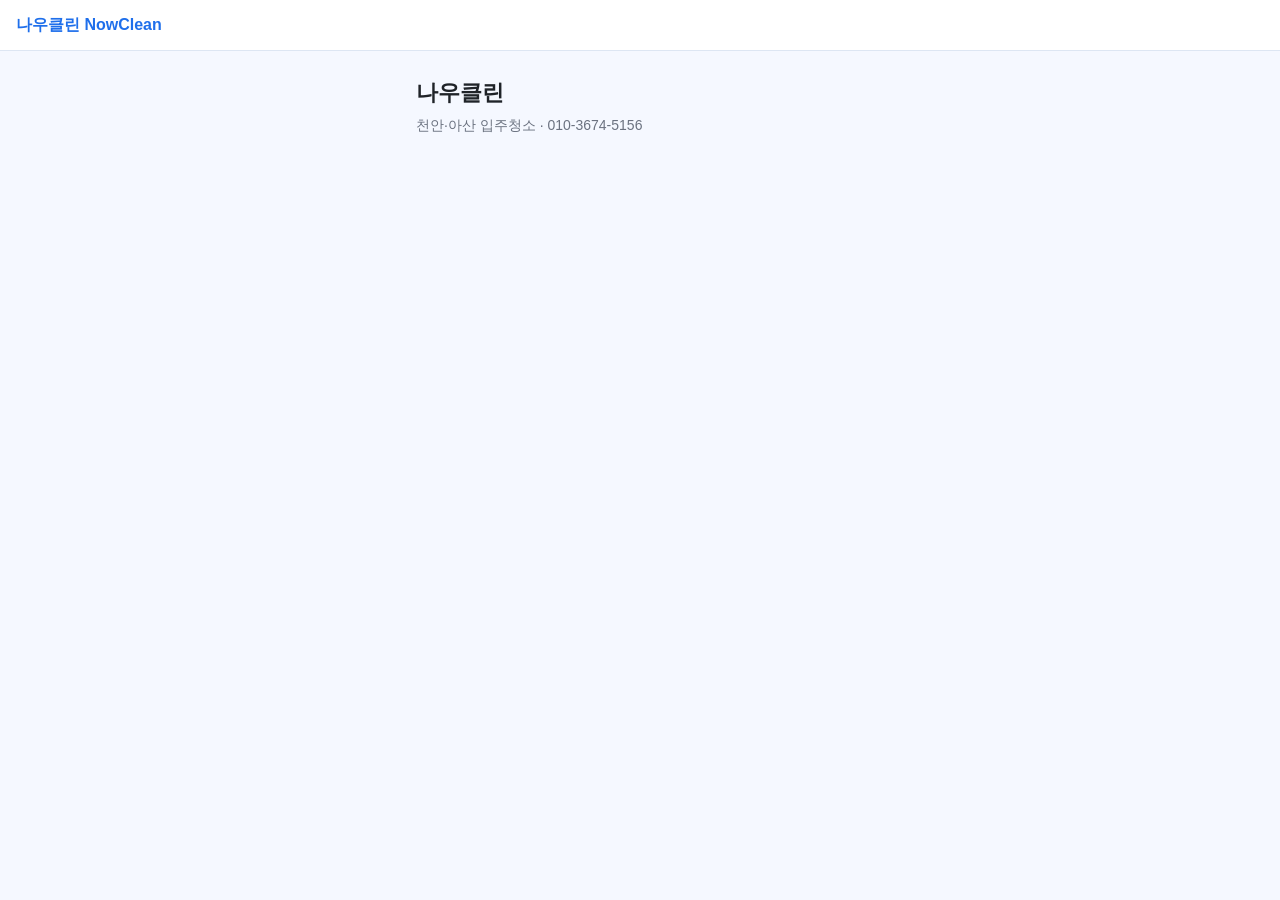
<file: docs/index.html>
<!DOCTYPE html>
<html lang="ko">
<head>
<meta charset="utf-8">
<meta name="viewport" content="width=device-width, initial-scale=1">
<meta name="robots" content="noindex">
<title>나우클린 NowClean</title>
<link rel="stylesheet" href="assets/css/base.css">
</head>
<body>
<div class="top"><b>나우클린 NowClean</b></div>
<main><h1>나우클린</h1><p class="sub">천안·아산 입주청소 · 010-3674-5156</p></main>
</body>
</html>
</file>
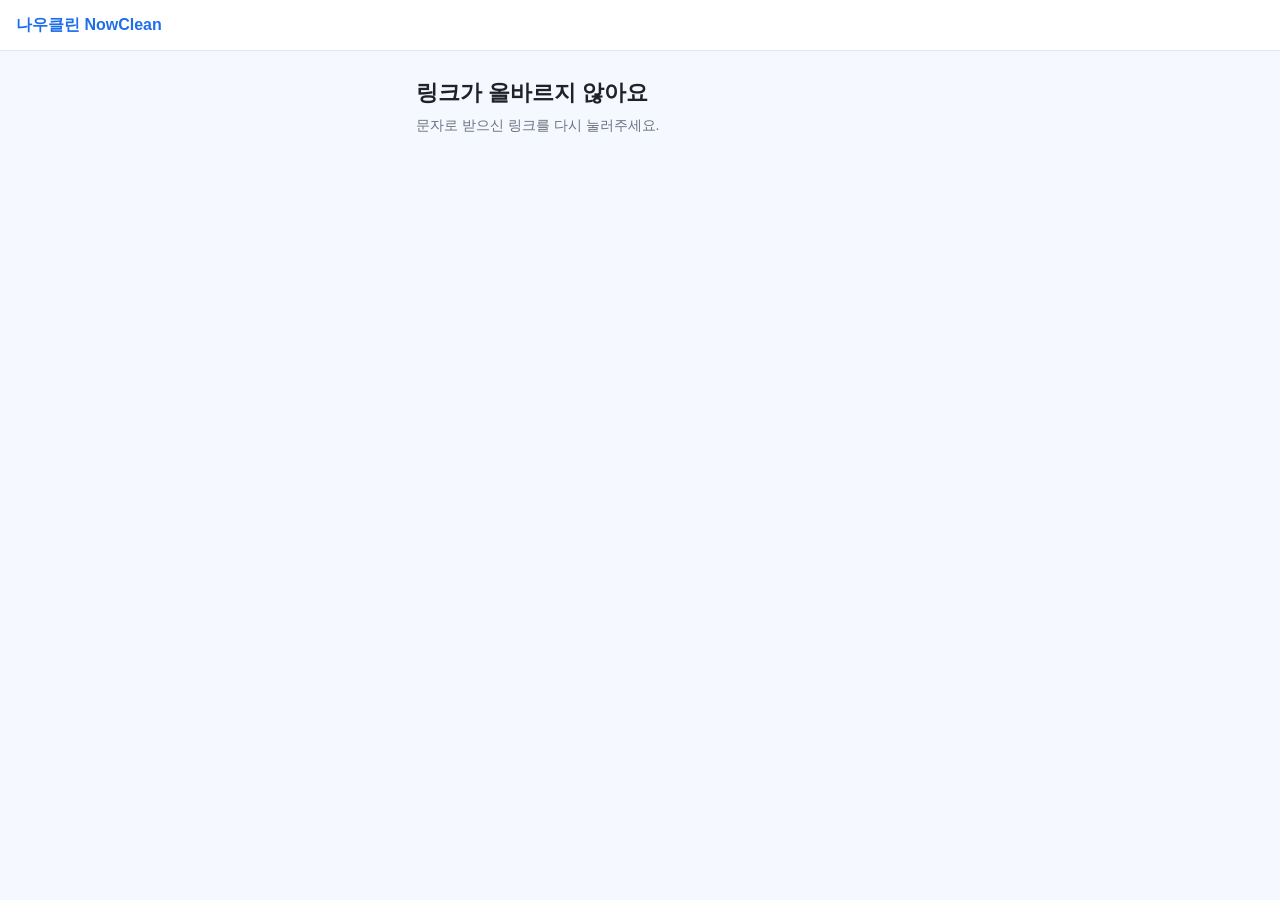
<file: docs/a/index.html>
<!DOCTYPE html>
<html lang="ko">
<head>
<meta charset="utf-8">
<meta name="viewport" content="width=device-width, initial-scale=1">
<meta name="robots" content="noindex">
<title>나우클린 · 1분 설문</title>
<link rel="stylesheet" href="../assets/css/base.css">
<script>/* 카카오톡 안에서 열리면 복사·기록이 막혀서 기본 브라우저로 다시 연다 */
if(/KAKAOTALK/i.test(navigator.userAgent)){location.href="kakaotalk://web/openExternal?url="+encodeURIComponent(location.href);}
</script>
</head>
<body>
<div class="top"><b>나우클린 NowClean</b><span id="progress"></span></div>
<main id="app"><p class="sub">불러오는 중…</p></main>
<script type="module" src="../assets/js/app.js"></script>
</body>
</html>
</file>
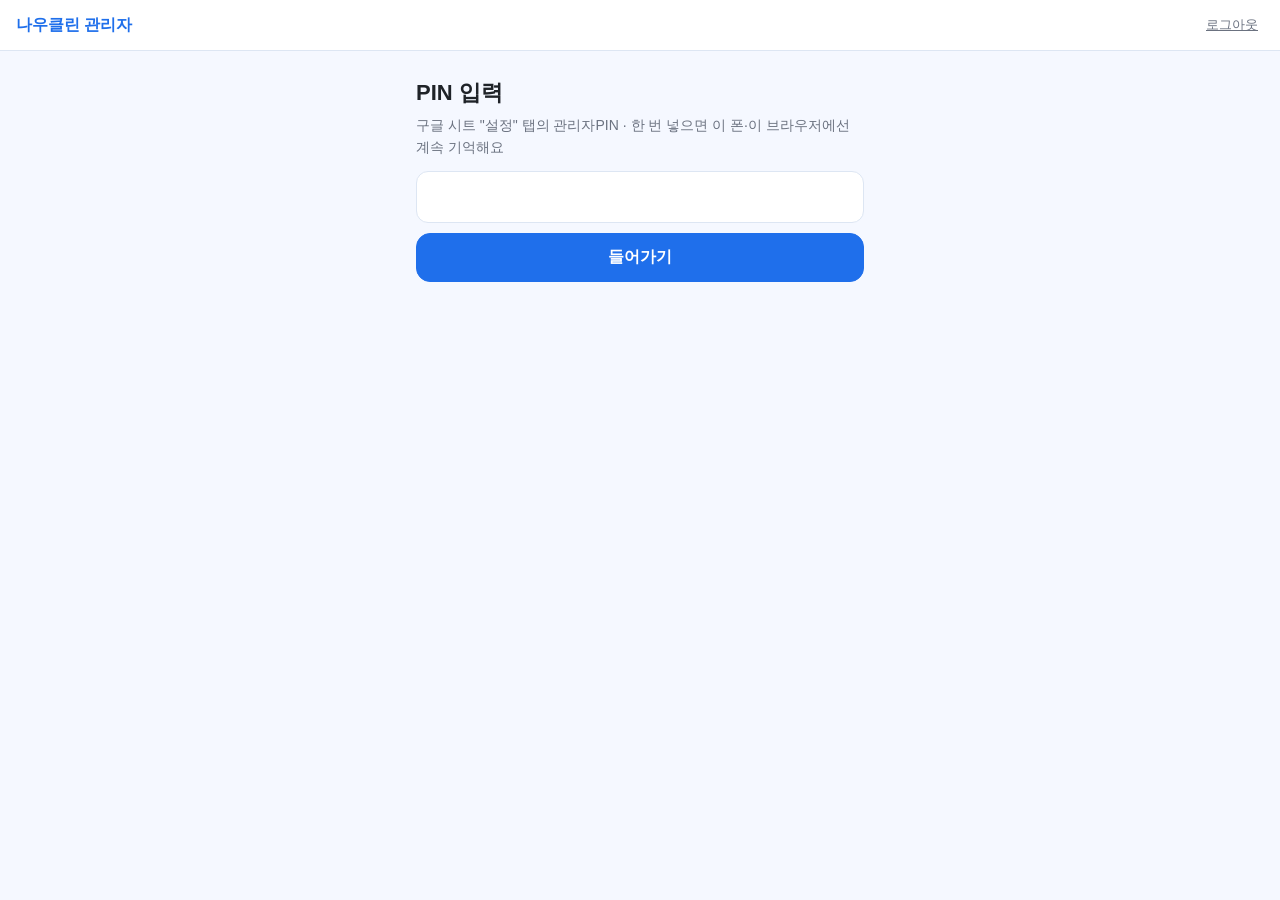
<file: docs/admin/index.html>
<!DOCTYPE html>
<html lang="ko">
<head>
<meta charset="utf-8">
<meta name="viewport" content="width=device-width, initial-scale=1">
<meta name="robots" content="noindex">
<title>나우클린 관리자</title>
<link rel="stylesheet" href="../assets/css/base.css">
<script>/* 카카오톡 안에서 열리면 복사·기록이 막혀서 기본 브라우저로 다시 연다 */
if(/KAKAOTALK/i.test(navigator.userAgent)){location.href="kakaotalk://web/openExternal?url="+encodeURIComponent(location.href);}
</script>
</head>
<body>
<div class="top"><b>나우클린 관리자</b><button class="link" id="logout">로그아웃</button></div>
<main>
  <section id="login">
    <h1>PIN 입력</h1>
    <p class="sub">구글 시트 "설정" 탭의 관리자PIN · 한 번 넣으면 이 폰·이 브라우저에선 계속 기억해요</p>
    <form id="pinForm"><input id="pin" inputmode="numeric" autocomplete="off" maxlength="8"><button class="btn primary" type="submit">들어가기</button></form>
    <p class="sub" id="loginMsg"></p>
  </section>

  <section id="main" hidden>
    <div class="jobcard" id="jobcard">
      <div class="label">지금 작업</div>
      <div id="jobname" class="jobname">새 작업 (아직 저장 전)</div>
      <div class="sub" id="jobhint">문자를 처음 복사하는 순간 저장돼요. 여러 번 복사해도 작업은 1개예요.</div>
    </div>

    <div class="field">
      <div class="label"><b>오늘 같이 간 사람</b> (여러 명 눌러도 돼요 · 안 보이게 하려면 구글 시트 "직원" 탭에서 상태를 "숨김")</div>
      <div class="chips staffchips" id="staffChips"></div>
      <div class="addrow"><input id="newStaff" placeholder="새 이름" maxlength="20" autocomplete="off"><button class="btn" id="addStaff" type="button">＋ 이름 추가</button></div>
    </div>

    <div class="field">
      <div class="label">잔금 금액 (카드 결제면 비워도 돼요)</div>
      <input id="amount" inputmode="numeric" placeholder="250,000" autocomplete="off">
    </div>

    <p class="sub"><b>①</b> 전후 사진은 문자앱에서 바로 첨부해 보내기</p>

    <div class="field">
      <div class="label"><b>②</b> 계좌 문자 — 고쳐서 보내도 돼요</div>
      <textarea id="accountText" rows="3"></textarea>
      <button class="btn" id="copyAccount" type="button">📋 계좌 문자 복사</button>
      <p class="sub small" id="acctNote"></p>
    </div>

    <div class="field">
      <div class="label"><b>③</b> 리뷰 문자 — 고쳐서 보내도 돼요 (링크 줄은 지우지 마세요)</div>
      <textarea id="reviewText" rows="9"></textarea>
      <button class="btn primary" id="copyReview" type="button">📋 리뷰 문자 복사</button>
    </div>

    <button class="btn" id="preview" type="button">👀 고객 화면 미리보기 (기록 안 남음)</button>
    <button class="btn next" id="nextJob" type="button">✚ 이 작업 끝 · 다음 작업 시작</button>

    <h1 style="margin-top:26px">최근 작업</h1>
    <div class="chips" id="staffFilter"></div>
    <div class="sumbar" id="sumbar"></div>
    <p class="sub">고객이 설문에 고른 내용이 작업마다 보여요. 실제 후기 글은 <a id="daangnLink" target="_blank" rel="noopener">당근 비즈프로필</a>에서 확인 · 테스트 작업은 🗑로 지우기 (지우면 고객 링크도 닫혀요)</p>
    <div id="list"><p class="sub">불러오는 중…</p></div>
  </section>
</main>
<script type="module" src="../assets/js/admin.js"></script>
</body>
</html>
</file>
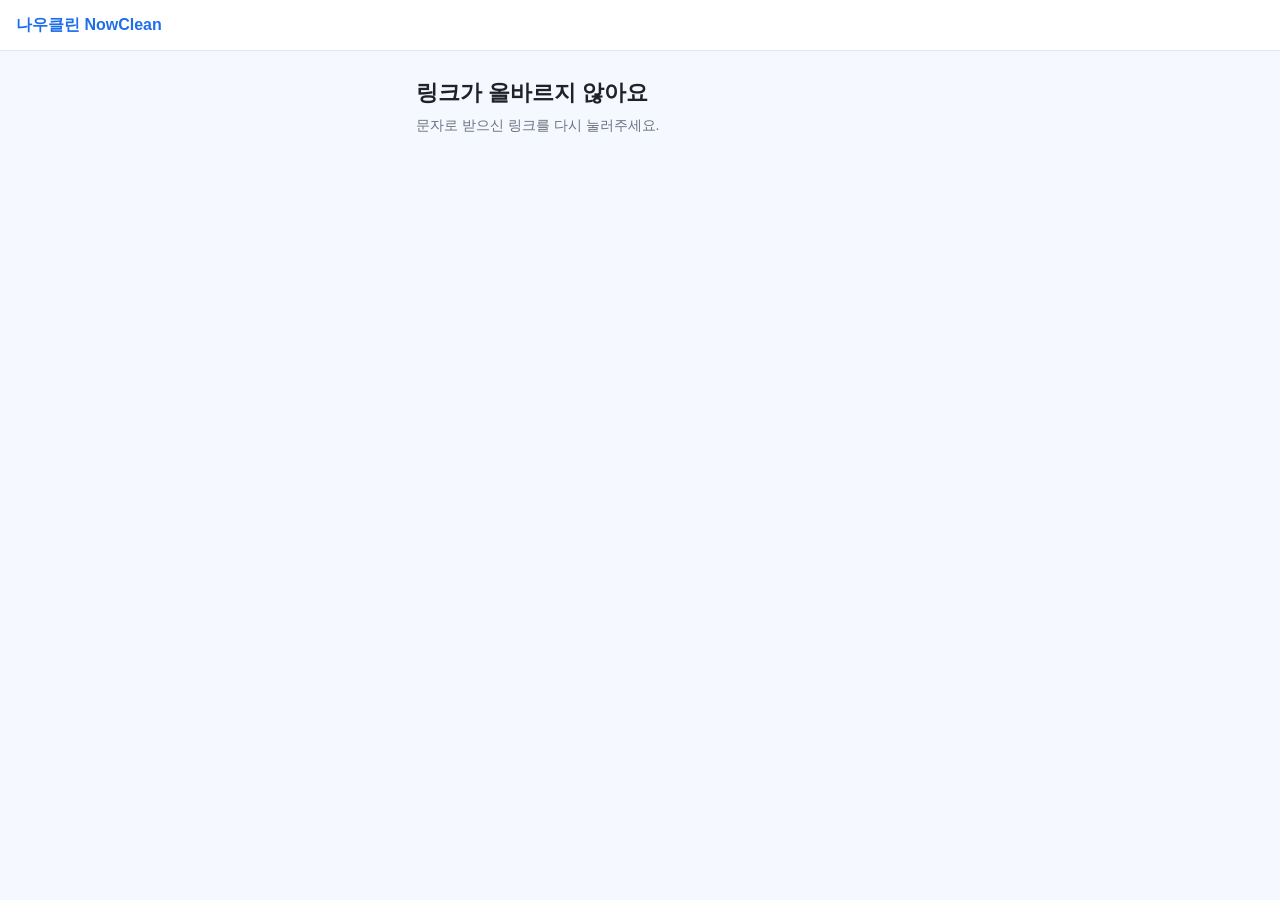
<file: docs/v2/a/index.html>
<!DOCTYPE html>
<html lang="ko">
<head>
<meta charset="utf-8">
<meta name="viewport" content="width=device-width, initial-scale=1">
<meta name="robots" content="noindex">
<title>나우클린 · 1분 설문</title>
<link rel="stylesheet" href="../../assets/css/base.css">
<script>/* 카카오톡 안에서 열리면 복사·기록이 막혀서 기본 브라우저로 다시 연다 */
if(/KAKAOTALK/i.test(navigator.userAgent)){location.href="kakaotalk://web/openExternal?url="+encodeURIComponent(location.href);}
</script>
</head>
<body>
<div class="top"><b>나우클린 NowClean</b><span id="progress"></span></div>
<main id="app"><p class="sub">불러오는 중…</p></main>
<script type="module" src="../js/app2.js"></script>
</body>
</html>
</file>
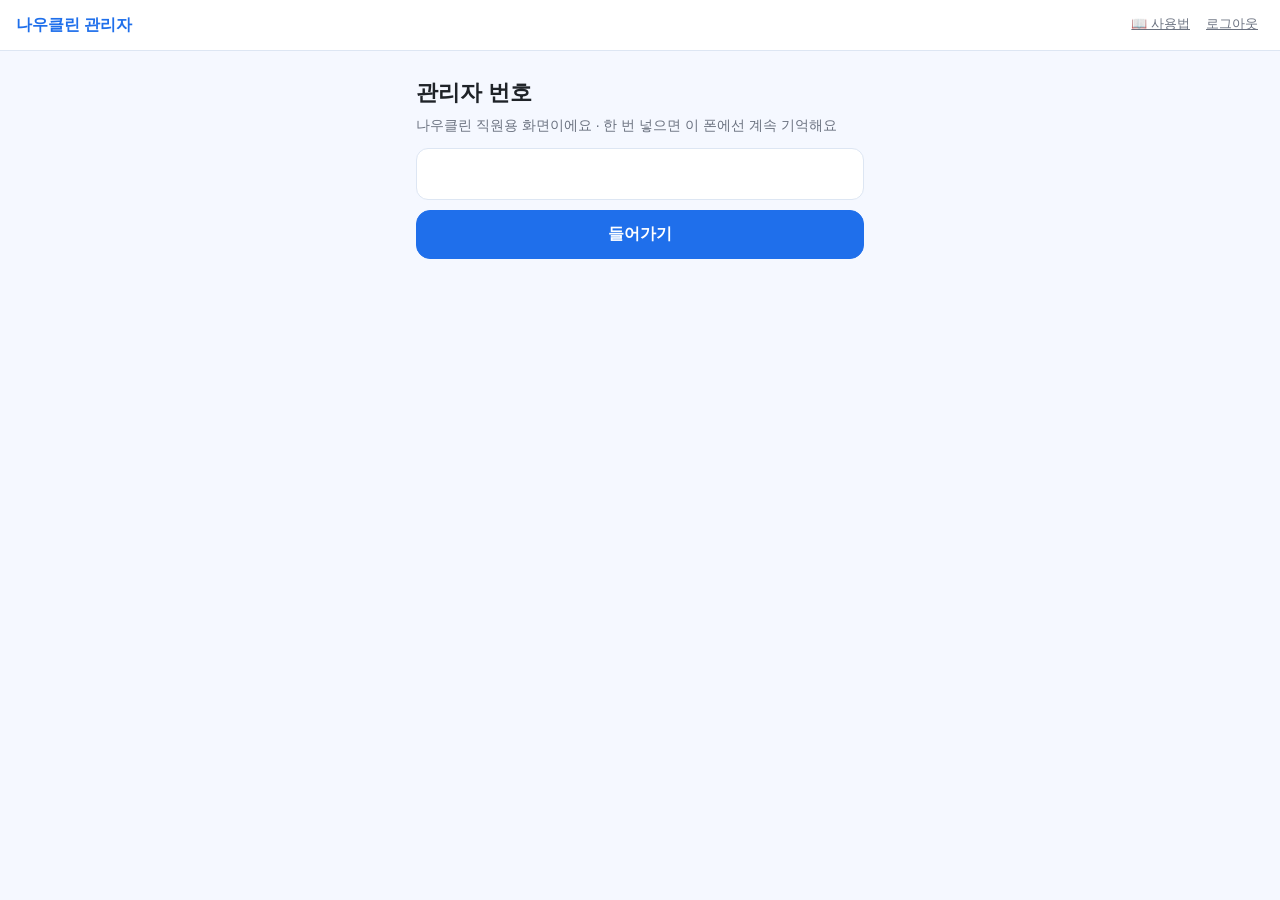
<file: docs/v2/admin/index.html>
<!DOCTYPE html>
<html lang="ko">
<head>
<meta charset="utf-8">
<meta name="viewport" content="width=device-width, initial-scale=1">
<meta name="robots" content="noindex">
<title>나우클린 관리자</title>
<link rel="stylesheet" href="../../assets/css/base.css">
<script>/* 카카오톡 안에서 열리면 복사·기록이 막혀서 기본 브라우저로 다시 연다 */
if(/KAKAOTALK/i.test(navigator.userAgent)){location.href="kakaotalk://web/openExternal?url="+encodeURIComponent(location.href);}
</script>
</head>
<body>
<div class="top"><b>나우클린 관리자</b><span><a class="link" href="../guide/" target="_blank" style="margin-right:10px">📖 사용법</a><button class="link" id="logout">로그아웃</button></span></div>
<main>
  <section id="login">
    <h1>관리자 번호</h1>
    <p class="sub">나우클린 직원용 화면이에요 · 한 번 넣으면 이 폰에선 계속 기억해요</p>
    <form id="pinForm"><input id="pin" inputmode="numeric" autocomplete="off" maxlength="8"><button class="btn primary" type="submit">들어가기</button></form>
    <p class="sub" id="loginMsg"></p>
  </section>

  <section id="main" hidden>
    <!-- 시작 화면: 열 때마다 여기서 새 고객 시작 -->
    <div id="start">
      <h1 class="big-title">청소 끝났나요? 🙌</h1>
      <p class="sub">버튼을 누르면 이번 고객님 전용 리뷰 링크가 만들어져요</p>
      <button class="btn primary start-btn" id="startNew" type="button">📨 이번 고객 리뷰 요청 시작</button>
      <button class="link center" id="resume" type="button" hidden></button>
    </div>

    <div id="flow" hidden>
    <h1 class="big-title">고객님께 문자 3통 보내기</h1>
    <p class="sub" id="jobhint">위에서부터 차례로 누르면 끝나요</p>
    <div id="jobcard" hidden><span id="jobname"></span></div>

    <!-- ① 사진 -->
    <div class="stepcard" id="s1">
      <div class="stephead"><span class="stepno">1</span> 전후 사진 보내기</div>
      <p class="stepdesc">고객님 <b>문자방</b>에서 📎 → 갤러리 → 전후 사진 4~6장 → 전송</p>
      <button class="btn" id="photoDone" type="button">✔ 사진 보냈어요</button>
    </div>

    <!-- ② 금액 + 계좌 -->
    <div class="stepcard" id="s2">
      <div class="stephead"><span class="stepno">2</span> 잔금 넣고 계좌 문자 보내기</div>
      <input id="amount" inputmode="numeric" placeholder="잔금 금액 (예: 250,000)" autocomplete="off">
      <div class="copylabel">이 문구가 복사돼요 (고쳐도 돼요)</div>
      <textarea id="accountText" rows="3"></textarea>
      <p class="sub small" id="acctNote"></p>
      <button class="btn big" id="copyAccount" type="button">📋 계좌 문자 복사</button>
      <p class="stepdesc">→ 문자방에 <b>길게 눌러 붙여넣기 → 전송</b> · 카드 결제면 건너뛰기</p>
      
    </div>

    <!-- ③ 리뷰 -->
    <div class="stepcard" id="s3">
      <div class="stephead"><span class="stepno">3</span> 리뷰 부탁 문자 보내기</div>
      <div class="copylabel">이 문구가 복사돼요 (고쳐도 돼요 · 링크 줄은 지우지 마세요)</div>
      <textarea id="reviewText" rows="13"></textarea>
      <button class="btn primary big" id="copyReview" type="button">📋 리뷰 문자 복사</button>
      <p class="stepdesc">→ 같은 문자방에 <b>붙여넣기 → 전송</b></p>
    </div>

    <!-- 한마디 -->
    <div class="stepcard say-card">
      <div class="stephead">🗣️ 고객님께 한마디</div>
      <p class="stepdesc">"방금 사진이랑 계좌, 설문 링크 보내드렸어요. 사진은 하나 눌러서 <b>전체 저장</b> 해두시면 후기에 같이 올리실 수 있어요. 1분 설문이랑 짧은 후기 남겨주시면 정말 큰 힘이 됩니다!"</p>
    </div>

    <button class="btn" id="preview" type="button">👀 고객 화면 미리보기 (기록 안 남음)</button>
    <button class="btn next" id="nextJob" type="button">✔ 이 고객 끝 · 처음 화면으로</button>
    </div>

    <h2 class="list-title">최근 작업 <button class="link" id="refresh" type="button">↻ 새로고침</button></h2>
    <div class="sumbar" id="sumbar"></div>
    <p class="sub">고객 설문 답·후기 버튼 클릭이 작업마다 보여요 (몇 분 늦게 반영) · 전체 기록 <a id="sheetLink" target="_blank" rel="noopener">구글 시트</a> · 잘못 만든 작업은 🗑</p>
    <div id="list"><p class="sub">불러오는 중…</p></div>
  </section>
</main>
<script type="module" src="../js/admin2.js"></script>
</body>
</html>
</file>
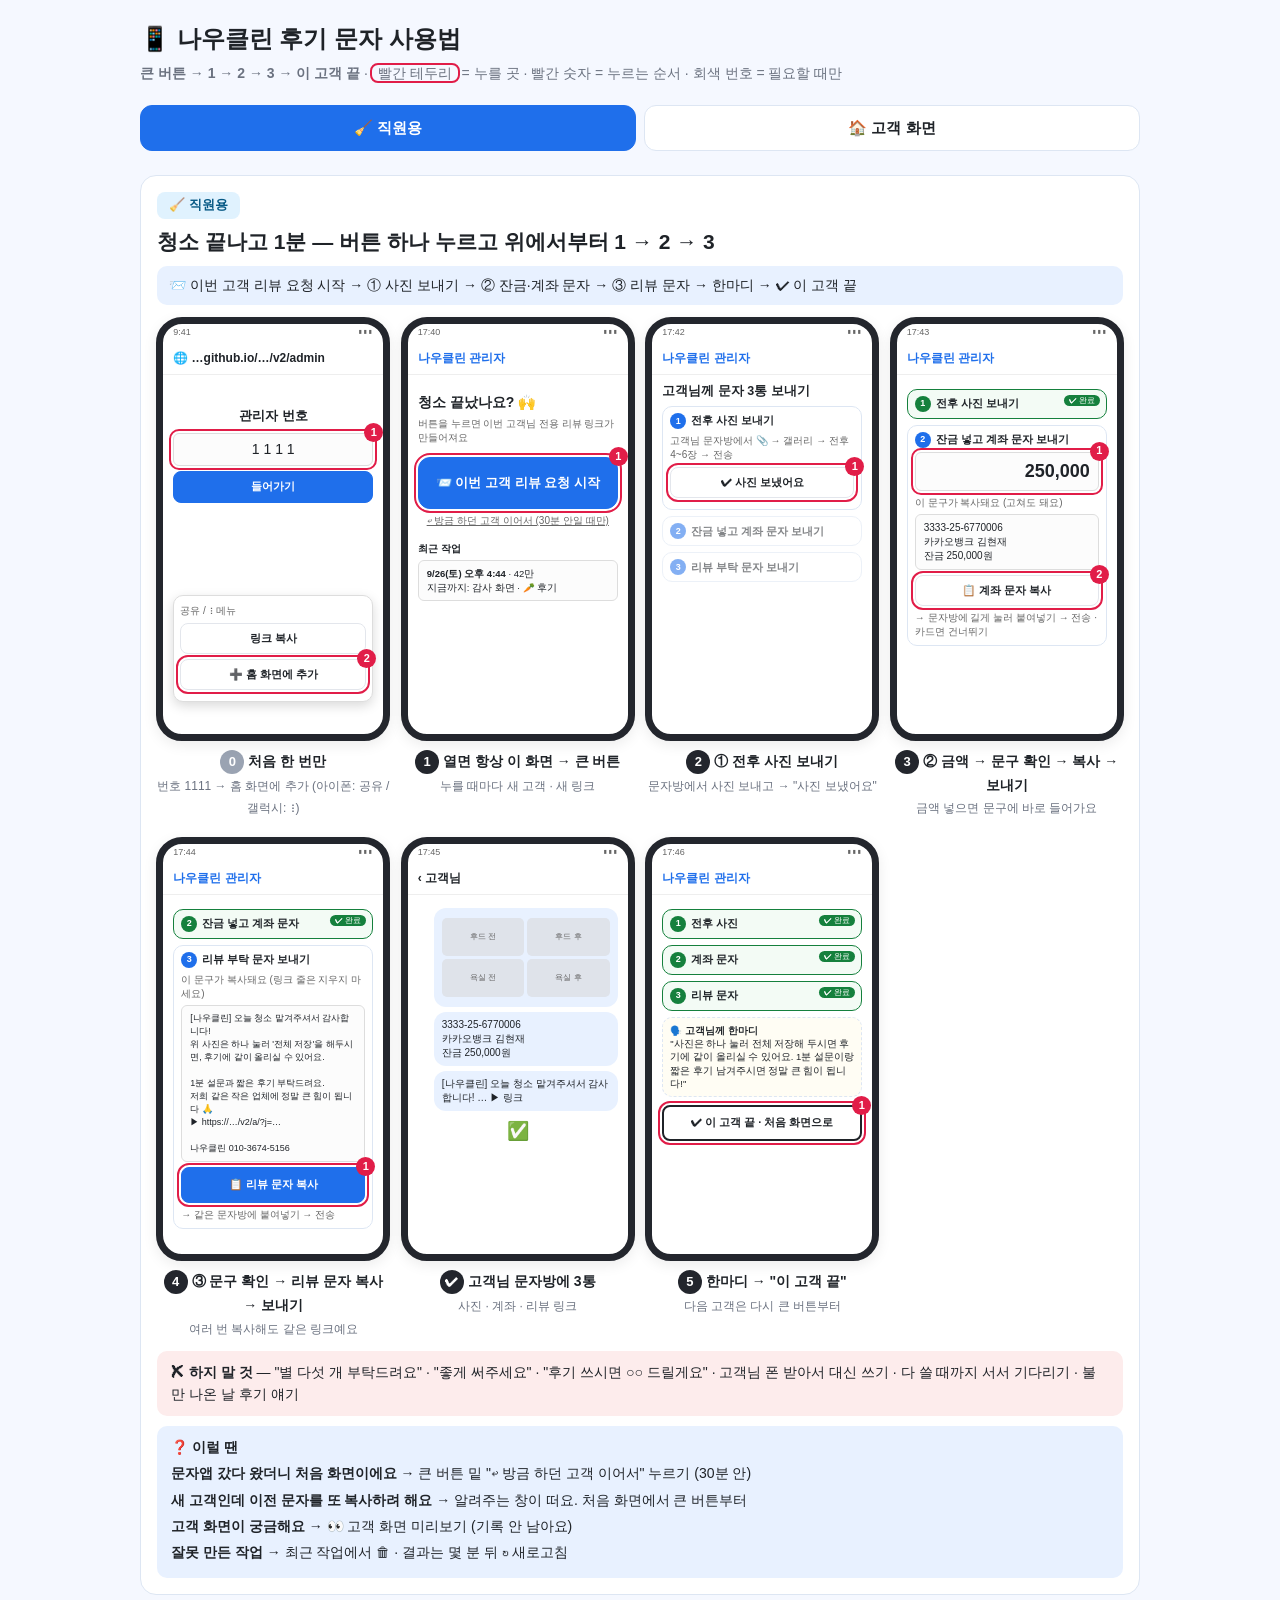
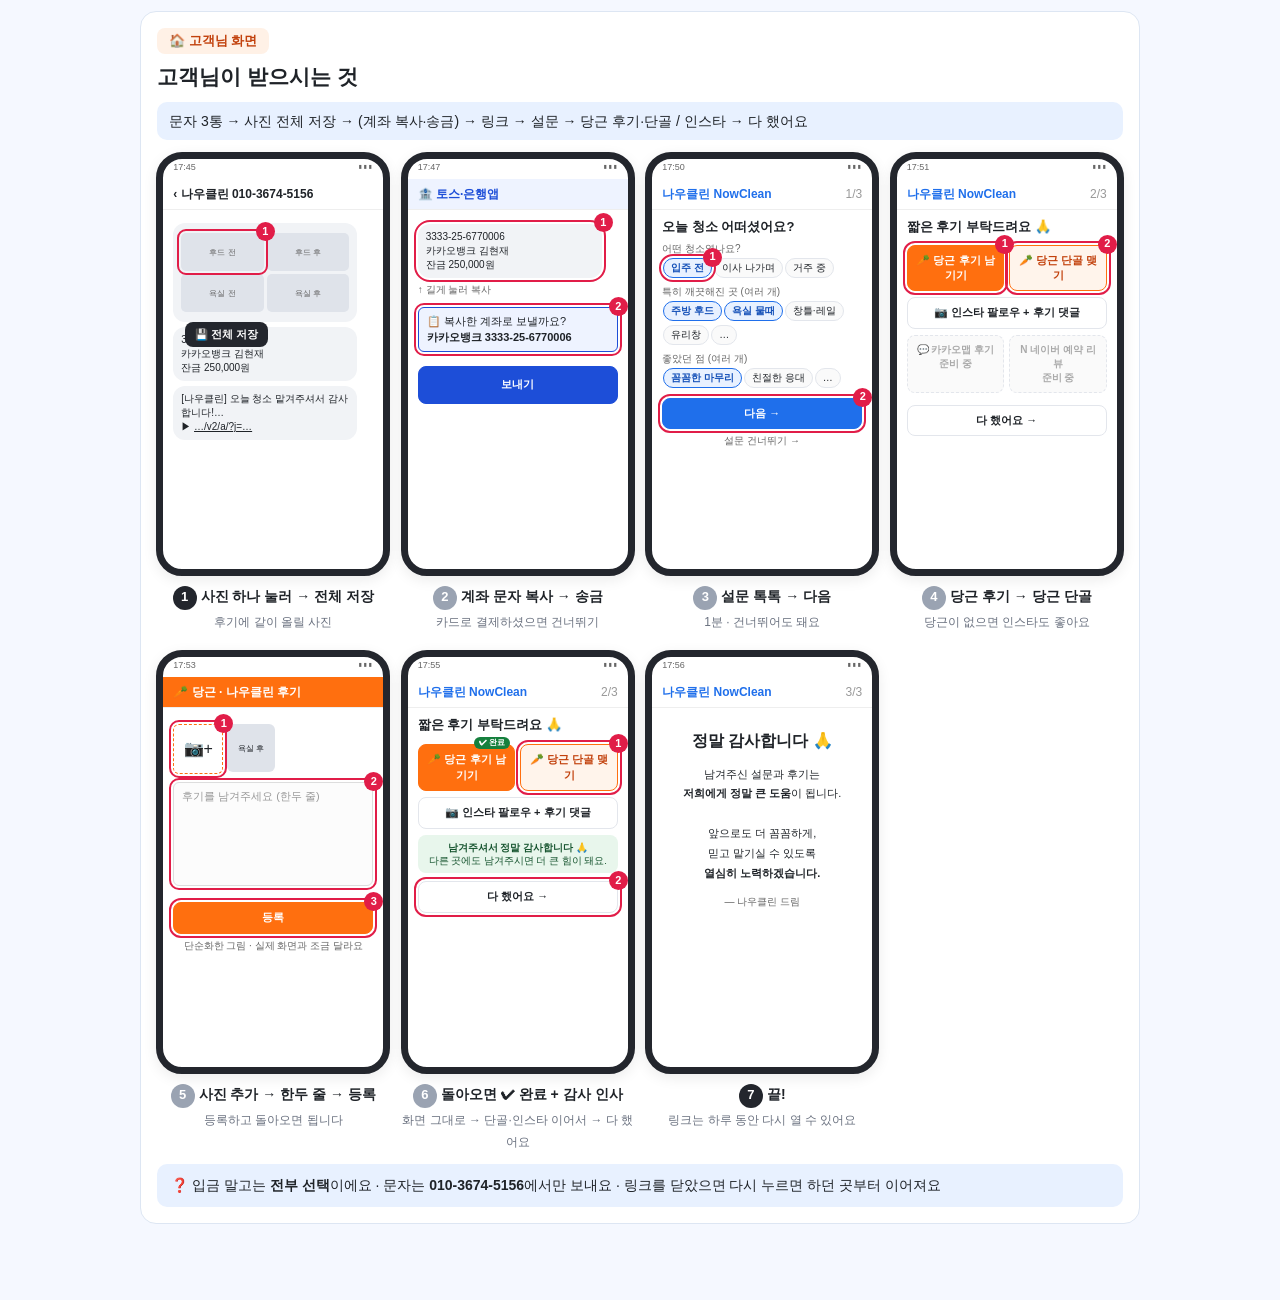
<file: docs/v2/guide/index.html>
<!DOCTYPE html>
<html lang="ko">
<head>
<meta charset="utf-8">
<meta name="viewport" content="width=device-width, initial-scale=1">
<meta name="robots" content="noindex">
<title>나우클린 · 후기 문자 사용법</title>
<style>body{margin:0;background:#f5f8ff;color:#1f2328;font:15px/1.6 -apple-system,"Apple SD Gothic Neo","Malgun Gothic",sans-serif}main{max-width:1000px;margin:0 auto;padding:14px 12px 60px}</style>
</head>
<body><main>
<style>
.gd{--ink:#1f2328;--sub:#6b7280;--brand:#1f6feb;--soft:#e8f1ff;--line:#dde6f3;--carrot:#ff6f0f}
.gd h1{font-size:24px;margin:6px 0 4px}
.gd .lead{color:var(--sub);font-size:14px;margin:0 0 12px}
.gd .tabs{display:flex;gap:8px;margin:12px 0;position:sticky;top:0;background:#f5f8ff;padding:8px 0;z-index:5}
.gd .tabs a{flex:1;text-align:center;padding:10px;border-radius:12px;border:1.5px solid var(--line);background:#fff;text-decoration:none;color:var(--ink);font-weight:700}
.gd .tabs a.on{background:var(--brand);color:#fff;border-color:var(--brand)}
.gd .sheet{background:#fff;border:1px solid var(--line);border-radius:16px;padding:16px;margin:16px 0}
.gd .sheet h2{margin:0 0 4px;font-size:21px}
.gd .who{display:inline-block;font-weight:800;padding:3px 12px;border-radius:8px;font-size:13px;margin-bottom:6px}
.gd .w1{background:#e0f2fe;color:#075985}.gd .w2{background:#fff1e6;color:#c2410c}
.gd .flowline{font-size:14px;background:var(--soft);border-radius:10px;padding:8px 12px;margin:8px 0}
.gd .steps{display:grid;grid-template-columns:repeat(auto-fill,minmax(230px,1fr));gap:18px 12px;margin:12px 0}
.gd .stp{display:flex;flex-direction:column;align-items:center}
.gd .ph{width:220px;height:410px;border:7px solid #23262d;border-radius:26px;background:#fff;overflow:hidden;position:relative;font-size:11px;line-height:1.4;box-shadow:0 4px 14px rgba(0,0,0,.08)}
.gd .sb{height:16px;font-size:9px;color:#666;padding:2px 10px;display:flex;justify-content:space-between}
.gd .ab{height:30px;display:flex;align-items:center;gap:6px;padding:0 10px;font-weight:700;font-size:12px;border-bottom:1px solid #eee}
.gd .ab.brand{background:#fff;color:var(--brand)}
.gd .ab.dg{background:var(--carrot);color:#fff}
.gd .ab.bank{background:#eef3ff;color:#1d4ed8}
.gd .sc{padding:8px 10px;position:relative}
.gd .cap{margin-top:9px;text-align:center;font-size:14px;max-width:240px}
.gd .cap .n{display:inline-flex;width:24px;height:24px;border-radius:50%;background:#23262d;color:#fff;font-weight:800;align-items:center;justify-content:center;font-size:13px;margin-right:4px}
.gd .cap .n.o{background:#9aa3b2}
.gd .cap small{color:var(--sub);font-size:12px}
.gd .bt{display:block;text-align:center;border-radius:8px;padding:7px;margin:5px 0;font-weight:700;font-size:11px;border:1px solid #e3e6ec;background:#fff}
.gd .bt.p{background:var(--brand);color:#fff;border-color:var(--brand)}
.gd .bt.dg{background:var(--carrot);color:#fff;border-color:var(--carrot)}
.gd .bt.dgs{background:#fff4eb;color:#c2410c;border-color:var(--carrot)}
.gd .bt.bl{background:#1d4ed8;color:#fff;border-color:#1d4ed8}
.gd .bt.d{color:#aaa;border-style:dashed;background:#fafafa;font-size:10px}
.gd .r2{display:grid;grid-template-columns:1fr 1fr;gap:5px}
.gd .r2 .bt{margin:0}
.gd .tap{position:relative;outline:2.5px solid #e11d48;outline-offset:2px;border-radius:8px;animation:gpl 1.4s infinite}
.gd .tap::after{content:attr(data-n);position:absolute;top:-11px;right:-11px;background:#e11d48;color:#fff;border-radius:50%;width:19px;height:19px;font-size:11px;display:flex;align-items:center;justify-content:center;font-weight:800;z-index:2}
@keyframes gpl{0%,100%{box-shadow:0 0 0 0 rgba(225,29,72,.45)}50%{box-shadow:0 0 0 7px rgba(225,29,72,0)}}
.gd .grid4{display:grid;grid-template-columns:repeat(3,1fr);gap:3px}
.gd .grid4 div{height:48px;background:#dfe3ea;border-radius:4px;position:relative;font-size:8px;color:#666;display:flex;align-items:flex-end;justify-content:center;padding-bottom:2px}
.gd .grid4 .ht::before{content:"♥";position:absolute;top:2px;right:4px;color:#e11d48;font-size:10px}
.gd .grid4 .ck::before{content:"✔";position:absolute;top:2px;left:4px;background:#1d4ed8;color:#fff;border-radius:50%;width:13px;height:13px;font-size:8px;display:flex;align-items:center;justify-content:center}
.gd .bub{max-width:84%;border-radius:12px;padding:6px 8px;margin:5px 0;font-size:10px}
.gd .bub.me{background:#e8f1ff;margin-left:auto}
.gd .bub.you{background:#f1f3f6}
.gd .imgs{display:grid;grid-template-columns:1fr 1fr;gap:3px;margin:4px 0}
.gd .imgs div{height:38px;background:#dfe3ea;border-radius:5px;font-size:8px;color:#666;display:flex;align-items:center;justify-content:center}
.gd .inp{position:absolute;left:0;right:0;bottom:0;border-top:1px solid #eee;background:#fff;padding:6px 8px;display:flex;gap:6px;align-items:center}
.gd .inp .box{flex:1;border:1px solid #ddd;border-radius:14px;height:26px;padding:4px 8px;color:#999;font-size:10px}
.gd .pop{position:absolute;background:#23262d;color:#fff;border-radius:8px;padding:5px 10px;font-size:10.5px;font-weight:700;z-index:4}
.gd .fld{border:1px solid #ddd;border-radius:6px;padding:6px 8px;margin:4px 0;font-size:11px;background:#fcfcfc}
.gd .big{font-size:18px;font-weight:800;text-align:right}
.gd .chip2{display:inline-block;border:1px solid #e3e6ec;border-radius:99px;padding:2px 7px;margin:2px 1px;font-size:10px;background:#fafafa}
.gd .chip2.on{background:var(--soft);border-color:var(--brand);color:#1450b8;font-weight:700}
.gd .chip2.etc{border-style:dashed;color:#888}
.gd .lbl{font-size:10px;color:#666;margin-top:5px}
.gd .toast{position:absolute;left:50%;transform:translateX(-50%);bottom:12px;background:#23262d;color:#fff;border-radius:99px;padding:4px 12px;font-size:10px;white-space:nowrap}
.gd .card{border:1.5px solid var(--brand);background:var(--soft);border-radius:8px;padding:6px;font-size:10px}
.gd .okbox{background:#e8f6ec;border-radius:8px;padding:6px;font-size:9.5px;color:#14532d;text-align:center;margin-top:6px}
.gd .done{position:relative}
.gd .done::after{content:"✔ 완료";position:absolute;top:-8px;right:4px;background:#15803d;color:#fff;font-size:8px;border-radius:99px;padding:0 5px}
.gd .say{background:#fffdf4;border:1px dashed #d9c98a;border-radius:10px;padding:8px 12px;margin:8px 0;font-size:14.5px}
.gd .dont{background:#fdecec;border-radius:10px;padding:10px 14px;margin-top:12px;font-size:14px}
.gd .faq{background:#e8f1ff;border-radius:10px;padding:10px 14px;margin-top:10px;font-size:14px}
.gd .faq p{margin:4px 0}
@media print{.gd .tap{animation:none}.gd .tabs{display:none}.gd .sheet{page-break-after:always;border:none}}
.gd .scard{border:1.5px solid #dde6f3;border-radius:10px;padding:6px 7px;margin:6px 0;position:relative}
.gd .scard.ok{border-color:#15803d;background:#f3fbf5}
.gd .scard.ok::after{content:"✔ 완료";position:absolute;top:5px;right:6px;background:#15803d;color:#fff;font-size:8px;border-radius:99px;padding:0 5px}
.gd .scard.say{background:#fffdf4;border-style:dashed;font-size:9.5px}
.gd .shead{font-weight:800;font-size:11px;display:flex;align-items:center;gap:5px}
.gd .sno{display:inline-flex;width:16px;height:16px;border-radius:50%;background:#1f6feb;color:#fff;align-items:center;justify-content:center;font-size:9px}
.gd .sno.g{background:#15803d}
.gd .minisms{margin-top:10px;background:#f1f3f6;border-radius:8px;padding:6px;font-size:9.5px;text-align:center}
</style>

<div class="gd">
<h1>📱 나우클린 후기 문자 사용법</h1>
<p class="lead"><b>큰 버튼 → 1 → 2 → 3 → 이 고객 끝</b> · <span style="outline:2.5px solid #e11d48;border-radius:6px;padding:0 6px">빨간 테두리</span> = 누를 곳 · 빨간 숫자 = 누르는 순서 · 회색 번호 = 필요할 때만</p>
<div class="tabs"><a href="#staff" class="on">🧹 직원용</a><a href="#customer">🏠 고객 화면</a></div>

<!-- ================= 직원 ================= -->
<section class="sheet" id="staff">
<span class="who w1">🧹 직원용</span>
<h2>청소 끝나고 1분 — 버튼 하나 누르고 위에서부터 1 → 2 → 3</h2>
<div class="flowline">📨 이번 고객 리뷰 요청 시작 → ① 사진 보내기 → ② 잔금·계좌 문자 → ③ 리뷰 문자 → 한마디 → ✔ 이 고객 끝</div>
<div class="steps">

<div class="stp"><div class="ph"><div class="sb"><span>9:41</span><span>▮▮▮</span></div><div class="ab">🌐 …github.io/…/v2/admin</div><div class="sc">
<div style="text-align:center;margin-top:24px;font-weight:700;font-size:13px">관리자 번호</div><div class="fld tap" data-n="1" style="text-align:center;margin-top:8px;font-size:14px">1 1 1 1</div><div class="bt p">들어가기</div>
<div style="position:absolute;left:10px;right:10px;top:220px;border:1px solid #ddd;border-radius:10px;background:#fff;padding:6px;box-shadow:0 4px 12px rgba(0,0,0,.15)"><div class="lbl" style="margin:2px 0 4px">공유 / ⋮ 메뉴</div><div class="bt">링크 복사</div><div class="bt tap" data-n="2">➕ 홈 화면에 추가</div></div>
</div></div><div class="cap"><span class="n o">0</span><b>처음 한 번만</b><br><small>번호 1111 → 홈 화면에 추가 (아이폰: 공유 / 갤럭시: ⋮)</small></div></div>

<div class="stp"><div class="ph"><div class="sb"><span>17:40</span><span>▮▮▮</span></div><div class="ab brand">나우클린 관리자</div><div class="sc">
<div style="font-weight:800;font-size:14px;margin-top:10px">청소 끝났나요? 🙌</div>
<div class="lbl">버튼을 누르면 이번 고객님 전용 리뷰 링크가 만들어져요</div>
<div class="bt p tap" data-n="1" style="padding:16px 6px;font-size:13px;margin-top:12px;border-radius:12px">📨 이번 고객 리뷰 요청 시작</div>
<div class="lbl" style="text-align:center;text-decoration:underline">↩ 방금 하던 고객 이어서 (30분 안일 때만)</div>
<div class="lbl" style="margin-top:14px;font-weight:700;color:#1f2328">최근 작업</div>
<div class="fld" style="font-size:9.5px"><b>9/26(토) 오후 4:44</b> · 42만<br>지금까지: 감사 화면 · 🥕 후기</div>
</div></div><div class="cap"><span class="n">1</span><b>열면 항상 이 화면 → 큰 버튼</b><br><small>누를 때마다 새 고객 · 새 링크</small></div></div>

<div class="stp"><div class="ph"><div class="sb"><span>17:42</span><span>▮▮▮</span></div><div class="ab brand">나우클린 관리자</div><div class="sc">
<div style="font-weight:800;font-size:12.5px">고객님께 문자 3통 보내기</div>
<div class="scard"><div class="shead"><span class="sno">1</span>전후 사진 보내기</div><div class="lbl">고객님 문자방에서 📎 → 갤러리 → 전후 4~6장 → 전송</div><div class="bt tap" data-n="1">✔ 사진 보냈어요</div></div>
<div class="scard" style="opacity:.55"><div class="shead"><span class="sno">2</span>잔금 넣고 계좌 문자 보내기</div></div>
<div class="scard" style="opacity:.55"><div class="shead"><span class="sno">3</span>리뷰 부탁 문자 보내기</div></div>
</div></div><div class="cap"><span class="n">2</span><b>① 전후 사진 보내기</b><br><small>문자방에서 사진 보내고 → "사진 보냈어요"</small></div></div>

<div class="stp"><div class="ph"><div class="sb"><span>17:43</span><span>▮▮▮</span></div><div class="ab brand">나우클린 관리자</div><div class="sc">
<div class="scard ok"><div class="shead"><span class="sno g">1</span>전후 사진 보내기</div></div>
<div class="scard"><div class="shead"><span class="sno">2</span>잔금 넣고 계좌 문자 보내기</div>
<div class="fld big tap" data-n="1">250,000</div>
<div class="lbl">이 문구가 복사돼요 (고쳐도 돼요)</div>
<div class="fld" style="font-size:10px">3333-25-6770006<br>카카오뱅크 김현재<br>잔금 250,000원</div>
<div class="bt tap" data-n="2">📋 계좌 문자 복사</div>
<div class="lbl">→ 문자방에 길게 눌러 붙여넣기 → 전송 · 카드면 건너뛰기</div></div>
</div></div><div class="cap"><span class="n">3</span><b>② 금액 → 문구 확인 → 복사 → 보내기</b><br><small>금액 넣으면 문구에 바로 들어가요</small></div></div>

<div class="stp"><div class="ph"><div class="sb"><span>17:44</span><span>▮▮▮</span></div><div class="ab brand">나우클린 관리자</div><div class="sc">
<div class="scard ok"><div class="shead"><span class="sno g">2</span>잔금 넣고 계좌 문자</div></div>
<div class="scard"><div class="shead"><span class="sno">3</span>리뷰 부탁 문자 보내기</div>
<div class="lbl">이 문구가 복사돼요 (링크 줄은 지우지 마세요)</div>
<div class="fld" style="font-size:9px;line-height:1.45">[나우클린] 오늘 청소 맡겨주셔서 감사합니다!<br>위 사진은 하나 눌러 '전체 저장'을 해두시면, 후기에 같이 올리실 수 있어요.<br><br>1분 설문과 짧은 후기 부탁드려요.<br>저희 같은 작은 업체에 정말 큰 힘이 됩니다 🙏<br>▶ https://…/v2/a/?j=…<br><br>나우클린 010-3674-5156</div>
<div class="bt p tap" data-n="1" style="padding:9px">📋 리뷰 문자 복사</div>
<div class="lbl">→ 같은 문자방에 붙여넣기 → 전송</div></div>
</div></div><div class="cap"><span class="n">4</span><b>③ 문구 확인 → 리뷰 문자 복사 → 보내기</b><br><small>여러 번 복사해도 같은 링크예요</small></div></div>

<div class="stp"><div class="ph"><div class="sb"><span>17:45</span><span>▮▮▮</span></div><div class="ab">‹ 고객님</div><div class="sc" style="height:350px">
<div class="bub me"><div class="imgs"><div>후드 전</div><div>후드 후</div><div>욕실 전</div><div>욕실 후</div></div></div>
<div class="bub me">3333-25-6770006<br>카카오뱅크 김현재<br>잔금 250,000원</div>
<div class="bub me">[나우클린] 오늘 청소 맡겨주셔서 감사합니다! … ▶ 링크</div>
<div style="text-align:center;margin-top:8px;font-size:18px">✅</div>
</div></div><div class="cap"><span class="n">✔</span><b>고객님 문자방에 3통</b><br><small>사진 · 계좌 · 리뷰 링크</small></div></div>

<div class="stp"><div class="ph"><div class="sb"><span>17:46</span><span>▮▮▮</span></div><div class="ab brand">나우클린 관리자</div><div class="sc">
<div class="scard ok"><div class="shead"><span class="sno g">1</span>전후 사진</div></div>
<div class="scard ok"><div class="shead"><span class="sno g">2</span>계좌 문자</div></div>
<div class="scard ok"><div class="shead"><span class="sno g">3</span>리뷰 문자</div></div>
<div class="scard say"><b>🗣️ 고객님께 한마디</b><br>"사진은 하나 눌러 전체 저장해 두시면 후기에 같이 올리실 수 있어요. 1분 설문이랑 짧은 후기 남겨주시면 정말 큰 힘이 됩니다!"</div>
<div class="bt tap" data-n="1" style="border:2px solid #1f2328;margin-top:8px;padding:8px">✔ 이 고객 끝 · 처음 화면으로</div>
</div></div><div class="cap"><span class="n">5</span><b>한마디 → "이 고객 끝"</b><br><small>다음 고객은 다시 큰 버튼부터</small></div></div>

</div>
<div class="dont"><b>✘ 하지 말 것</b> — "별 다섯 개 부탁드려요" · "좋게 써주세요" · "후기 쓰시면 ○○ 드릴게요" · 고객님 폰 받아서 대신 쓰기 · 다 쓸 때까지 서서 기다리기 · 불만 나온 날 후기 얘기</div>
<div class="faq"><b>❓ 이럴 땐</b>
<p><b>문자앱 갔다 왔더니 처음 화면이에요</b> → 큰 버튼 밑 "↩ 방금 하던 고객 이어서" 누르기 (30분 안)</p>
<p><b>새 고객인데 이전 문자를 또 복사하려 해요</b> → 알려주는 창이 떠요. 처음 화면에서 큰 버튼부터</p>
<p><b>고객 화면이 궁금해요</b> → 👀 고객 화면 미리보기 (기록 안 남아요)</p>
<p><b>잘못 만든 작업</b> → 최근 작업에서 🗑 · 결과는 몇 분 뒤 ↻ 새로고침</p>
</div>
</section>

<!-- ================= 고객 ================= -->
<section class="sheet" id="customer">
<span class="who w2">🏠 고객님 화면</span>
<h2>고객님이 받으시는 것</h2>
<div class="flowline">문자 3통 → 사진 전체 저장 → (계좌 복사·송금) → 링크 → 설문 → 당근 후기·단골 / 인스타 → 다 했어요</div>
<div class="steps">

<div class="stp"><div class="ph"><div class="sb"><span>17:45</span><span>▮▮▮</span></div><div class="ab">‹ 나우클린 010-3674-5156</div><div class="sc">
<div class="bub you"><div class="imgs"><div class="tap" data-n="1">후드 전</div><div>후드 후</div><div>욕실 전</div><div>욕실 후</div></div></div>
<div class="bub you">3333-25-6770006<br>카카오뱅크 김현재<br>잔금 250,000원</div>
<div class="bub you">[나우클린] 오늘 청소 맡겨주셔서 감사합니다!…<br>▶ <u>…/v2/a/?j=…</u></div>
<div class="pop" style="left:22px;top:112px">💾 전체 저장</div>
</div></div><div class="cap"><span class="n">1</span><b>사진 하나 눌러 → 전체 저장</b><br><small>후기에 같이 올릴 사진</small></div></div>

<div class="stp"><div class="ph"><div class="sb"><span>17:47</span><span>▮▮▮</span></div><div class="ab bank">🏦 토스·은행앱</div><div class="sc">
<div class="bub you tap" data-n="1" style="margin-top:6px">3333-25-6770006<br>카카오뱅크 김현재<br>잔금 250,000원</div>
<div class="lbl">↑ 길게 눌러 복사</div>
<div class="fld tap" data-n="2" style="background:#eef3ff;border-color:#1d4ed8;margin-top:10px">📋 복사한 계좌로 보낼까요?<br><b>카카오뱅크 3333-25-6770006</b></div>
<div class="bt bl" style="margin-top:14px;padding:10px">보내기</div>
</div></div><div class="cap"><span class="n o">2</span><b>계좌 문자 복사 → 송금</b><br><small>카드로 결제하셨으면 건너뛰기</small></div></div>

<div class="stp"><div class="ph"><div class="sb"><span>17:50</span><span>▮▮▮</span></div><div class="ab brand">나우클린 NowClean <span style="margin-left:auto;color:#999;font-weight:400">1/3</span></div><div class="sc">
<div style="font-weight:800;font-size:13px">오늘 청소 어떠셨어요?</div>
<div class="lbl">어떤 청소였나요?</div><span class="chip2 on tap" data-n="1">입주 전</span><span class="chip2">이사 나가며</span><span class="chip2">거주 중</span>
<div class="lbl">특히 깨끗해진 곳 (여러 개)</div><span class="chip2 on">주방 후드</span><span class="chip2 on">욕실 물때</span><span class="chip2">창틀·레일</span><span class="chip2">유리창</span><span class="chip2">…</span>
<div class="lbl">좋았던 점 (여러 개)</div><span class="chip2 on">꼼꼼한 마무리</span><span class="chip2">친절한 응대</span><span class="chip2">…</span>
<div class="bt p tap" data-n="2" style="margin-top:8px">다음 →</div>
<div class="lbl" style="text-align:center">설문 건너뛰기 →</div>
</div></div><div class="cap"><span class="n o">3</span><b>설문 톡톡 → 다음</b><br><small>1분 · 건너뛰어도 돼요</small></div></div>

<div class="stp"><div class="ph"><div class="sb"><span>17:51</span><span>▮▮▮</span></div><div class="ab brand">나우클린 NowClean <span style="margin-left:auto;color:#999;font-weight:400">2/3</span></div><div class="sc">
<div style="font-weight:800;font-size:13px">짧은 후기 부탁드려요 🙏</div>
<div class="r2" style="margin-top:8px"><div class="bt dg tap" data-n="1">🥕 당근 후기 남기기</div><div class="bt dgs tap" data-n="2">🥕 당근 단골 맺기</div></div>
<div class="bt" style="margin-top:6px">📷 인스타 팔로우 + 후기 댓글</div>
<div class="r2" style="margin-top:6px"><div class="bt d">💬 카카오맵 후기<br>준비 중</div><div class="bt d">N 네이버 예약 리뷰<br>준비 중</div></div>
<div class="bt" style="margin-top:12px">다 했어요 →</div>
</div></div><div class="cap"><span class="n o">4</span><b>당근 후기 → 당근 단골</b><br><small>당근이 없으면 인스타도 좋아요</small></div></div>

<div class="stp"><div class="ph"><div class="sb"><span>17:53</span><span>▮▮▮</span></div><div class="ab dg">🥕 당근 · 나우클린 후기</div><div class="sc">
<div style="display:flex;gap:4px;margin:8px 0"><div class="tap" data-n="1" style="width:48px;height:48px;border:1.5px dashed #ff6f0f;border-radius:6px;display:flex;align-items:center;justify-content:center;font-size:16px">📷+</div><div style="width:48px;height:48px;background:#dfe3ea;border-radius:6px;font-size:8px;display:flex;align-items:center;justify-content:center">욕실 후</div></div>
<div class="fld tap" data-n="2" style="min-height:90px;color:#999">후기를 남겨주세요 (한두 줄)</div>
<div class="bt dg tap" data-n="3" style="margin-top:16px">등록</div>
<div class="lbl" style="text-align:center">단순화한 그림 · 실제 화면과 조금 달라요</div>
</div></div><div class="cap"><span class="n o">5</span><b>사진 추가 → 한두 줄 → 등록</b><br><small>등록하고 돌아오면 됩니다</small></div></div>

<div class="stp"><div class="ph"><div class="sb"><span>17:55</span><span>▮▮▮</span></div><div class="ab brand">나우클린 NowClean <span style="margin-left:auto;color:#999;font-weight:400">2/3</span></div><div class="sc">
<div style="font-weight:800;font-size:13px">짧은 후기 부탁드려요 🙏</div>
<div class="r2" style="margin-top:10px"><div class="bt dg done">🥕 당근 후기 남기기</div><div class="bt dgs tap" data-n="1">🥕 당근 단골 맺기</div></div>
<div class="bt" style="margin-top:6px">📷 인스타 팔로우 + 후기 댓글</div>
<div class="okbox"><b>남겨주셔서 정말 감사합니다 🙏</b><br>다른 곳에도 남겨주시면 더 큰 힘이 돼요.</div>
<div class="bt tap" data-n="2" style="margin-top:8px">다 했어요 →</div>
</div></div><div class="cap"><span class="n o">6</span><b>돌아오면 ✔ 완료 + 감사 인사</b><br><small>화면 그대로 → 단골·인스타 이어서 → 다 했어요</small></div></div>

<div class="stp"><div class="ph"><div class="sb"><span>17:56</span><span>▮▮▮</span></div><div class="ab brand">나우클린 NowClean <span style="margin-left:auto;color:#999;font-weight:400">3/3</span></div><div class="sc">
<div style="font-weight:800;font-size:16px;margin-top:14px;text-align:center">정말 감사합니다 🙏</div>
<div style="font-size:11px;margin:12px 0;text-align:center;line-height:1.8">남겨주신 설문과 후기는<br><b>저희에게 정말 큰 도움</b>이 됩니다.<br><br>앞으로도 더 꼼꼼하게,<br>믿고 맡기실 수 있도록<br><b>열심히 노력하겠습니다.</b></div>
<div class="lbl" style="text-align:center">— 나우클린 드림</div>
</div></div><div class="cap"><span class="n">7</span><b>끝!</b><br><small>링크는 하루 동안 다시 열 수 있어요</small></div></div>

</div>
<div class="faq"><b>❓</b> 입금 말고는 <b>전부 선택</b>이에요 · 문자는 <b>010-3674-5156</b>에서만 보내요 · 링크를 닫았으면 다시 누르면 하던 곳부터 이어져요</div>
</section>
</div>

</main>
<script>document.querySelectorAll('.gd .tabs a').forEach(a=>a.addEventListener('click',()=>{document.querySelectorAll('.gd .tabs a').forEach(x=>x.classList.toggle('on',x===a))}));</script>
</body></html>
</file>
<file: docs/assets/css/base.css>
:root{--bg:#f5f8ff;--card:#fff;--ink:#1f2328;--sub:#6b7280;--line:#dde6f3;--brand:#1f6feb;--brand-soft:#e8f1ff;--carrot:#ff6f0f}
*{box-sizing:border-box}
html,body{margin:0;background:var(--bg);color:var(--ink);font:16px/1.6 -apple-system,"Apple SD Gothic Neo","Malgun Gothic",sans-serif;-webkit-text-size-adjust:100%}
.top{display:flex;justify-content:space-between;align-items:center;padding:12px 16px;border-bottom:1px solid var(--line);background:#fff}
.top b{color:var(--brand)}
.top span{color:var(--sub);font-size:13px}
main{max-width:480px;margin:0 auto;padding:18px 16px 60px}
h1{font-size:22px;margin:6px 0 4px}
.sub{color:var(--sub);font-size:14px;margin:0 0 12px}
.q{background:var(--card);border:1px solid var(--line);border-radius:14px;padding:12px 12px 8px;margin:12px 0}
.ql{font-weight:700;margin-bottom:8px;font-size:15px}
.chips{display:flex;flex-wrap:wrap;gap:7px}
.chip{border:1.5px solid var(--line);background:#fff;border-radius:99px;padding:7px 12px;font-size:14.5px;color:var(--ink);cursor:pointer;font-family:inherit}
.chip.on{background:var(--brand-soft);border-color:var(--brand);color:#1450b8;font-weight:700}
.btn{display:block;width:100%;text-align:center;border:1.5px solid var(--line);background:#fff;color:var(--ink);border-radius:14px;padding:13px;font-size:16px;font-weight:700;margin:10px 0;text-decoration:none;cursor:pointer;font-family:inherit}
.btn.primary{background:var(--brand);border-color:var(--brand);color:#fff}
.btn.big{padding:17px;font-size:17px}
.btn.carrot{background:var(--carrot);border-color:var(--carrot);color:#fff}
.btn.plain{background:#fff}
.btn.done{background:#e8f6ec;border-color:#15803d;color:#15803d}
.btn:disabled{opacity:.6}
.gap{height:10px}
.thanks{text-align:center;padding-top:20px}
.thanks h1{font-size:26px}
.thanks-body{font-size:16.5px;line-height:1.9;margin:18px 0}
.sign{color:var(--sub)}
.toast{position:fixed;left:50%;bottom:28px;transform:translateX(-50%);background:#1f2328;color:#fff;border-radius:99px;padding:10px 18px;font-size:14px;z-index:9;white-space:nowrap}
input{width:100%;font-size:22px;padding:12px;border:1.5px solid var(--line);border-radius:12px;text-align:right;background:#fff;font-family:inherit}
input#pin{text-align:center;letter-spacing:6px}
.field{background:#fff;border:1px solid var(--line);border-radius:14px;padding:12px;margin:12px 0}
.label{font-size:13px;color:var(--sub);margin-bottom:4px}
.step-n{display:inline-block;margin-right:6px}
.job{background:#fff;border:1px solid var(--line);border-radius:12px;padding:10px 12px;margin:8px 0;font-size:14.5px}
.link{background:none;border:none;color:var(--sub);text-decoration:underline;font-size:13px;cursor:pointer}
.note{margin:-4px 0 8px;text-align:center;font-size:13px}
.link.center{display:block;margin:4px auto 0}
textarea{width:100%;font-size:15px;line-height:1.5;font-family:inherit;padding:10px;border:1.5px solid var(--line);border-radius:12px;background:#fbfcff;resize:vertical}
.jobcard{background:#fff;border:2px dashed var(--line);border-radius:14px;padding:12px;margin:4px 0 12px}
.jobcard.saved{border-style:solid;border-color:var(--brand);background:var(--brand-soft)}
.jobname{font-size:19px;font-weight:800}
.small{font-size:12.5px;margin:4px 0 0}
.btn.next{border:2px solid #1f2328;margin-top:18px}
.job{display:flex;justify-content:space-between;align-items:center;gap:8px}
.job.now{border-color:var(--brand);background:var(--brand-soft)}
.nowtag{font-size:11.5px;background:var(--brand);color:#fff;border-radius:99px;padding:1px 8px;margin-left:4px}
.top .teambadge{font-size:13px;background:var(--brand);color:#fff;font-weight:700;border-radius:99px;padding:2px 10px;margin-left:6px;vertical-align:2px}
select{width:100%;font-size:17px;padding:10px;border:1.5px solid var(--line);border-radius:12px;background:#fff;font-family:inherit}
.sumbar{background:#fff;border:1px solid var(--line);border-radius:12px;padding:8px 12px;margin:10px 0;font-size:14px}
.ans{font-size:13px;color:#374151;margin-top:4px;line-height:1.5}
.ans b{color:#1450b8;font-weight:700}
.btn.kakao{background:#fee500;border-color:#fee500;color:#191600}
.btn.soon{background:#f3f4f6;color:#9ca3af;border-style:dashed;cursor:default;font-size:15px}
.staffchips .chip{font-size:15px;padding:8px 14px}
.addrow{display:flex;gap:6px;margin-top:8px}
.addrow input{font-size:15px;text-align:left;padding:8px 10px}
.addrow button{white-space:nowrap;width:auto;margin:0;padding:8px 12px;font-size:14px}
.chip:disabled{opacity:.75;cursor:default}
.q.need{border-color:#e11d48;box-shadow:0 0 0 3px rgba(225,29,72,.15)}
.chip.etc{border-style:dashed;color:#6b7280}
.extra-card{background:#fff;border:1.5px solid var(--line);border-radius:16px;padding:14px;margin:18px 0 6px;text-align:center}
.extra-title{font-weight:700;margin:0 0 6px}
.extra-done{font-weight:700;color:#15803d;margin:4px 0}
.row2{display:grid;grid-template-columns:1fr 1fr;gap:8px;margin:10px 0}
.row2 .btn{margin:0;display:flex;align-items:center;justify-content:center;flex-direction:column;line-height:1.35;padding:15px 8px;font-size:15.5px}
.btn.carrot-soft{background:#fff4eb;border-color:var(--carrot);color:#c2410c}
.row2 .btn.soon{padding:10px 6px;font-size:13.5px}
.btn.soon small{font-weight:600;font-size:12px}
.again{background:#e8f6ec;color:#15803d;border-radius:10px;padding:8px 12px;font-size:14px;font-weight:600;margin:6px 0}
@keyframes ncpulse{0%,100%{box-shadow:0 0 0 0 rgba(31,111,235,.5)}50%{box-shadow:0 0 0 8px rgba(31,111,235,0)}}
.btn.pulse{animation:ncpulse 1.2s 4;border-color:var(--brand)}
.inline-thanks{background:#e8f6ec;border:1.5px solid #15803d33;color:#14532d;border-radius:14px;padding:12px 14px;margin:14px 0 4px;text-align:center;line-height:1.7;font-size:15px}
.btn.did{opacity:.85}
.btn{position:relative}
.btn.did::after{content:"✔ 완료";position:absolute;top:-9px;right:8px;background:#15803d;color:#fff;font-size:11px;font-weight:700;border-radius:99px;padding:1px 8px}
.big-title{font-size:21px}
.stepcard{background:#fff;border:1.5px solid var(--line);border-radius:16px;padding:14px;margin:12px 0;position:relative}
.stepcard.done{border-color:#15803d;background:#f3fbf5}
.stepcard.done::after{content:"✔ 완료";position:absolute;top:12px;right:12px;background:#15803d;color:#fff;font-size:12px;font-weight:700;border-radius:99px;padding:2px 10px}
.stephead{font-weight:800;font-size:17px;display:flex;align-items:center;gap:8px}
.stepno{display:inline-flex;width:28px;height:28px;border-radius:50%;background:var(--brand);color:#fff;align-items:center;justify-content:center;font-size:15px}
.stepcard.done .stepno{background:#15803d}
.stepdesc{font-size:14.5px;color:#374151;margin:8px 0 4px;line-height:1.6}
.stepcard input{margin-top:10px}
.stepcard .btn{margin:10px 0 0}
.peek{margin-top:8px;font-size:13.5px;color:var(--sub)}
.peek summary{cursor:pointer;padding:4px 0}
.say-card{background:#fffdf4;border-style:dashed}
.list-title{font-size:18px;margin:26px 0 6px}
.copylabel{font-size:12.5px;color:#6b7280;margin:10px 0 4px}
.start-btn{padding:22px 12px;font-size:19px;border-radius:18px;margin-top:18px}
#resume{margin-top:12px;font-size:14px}
</file>
